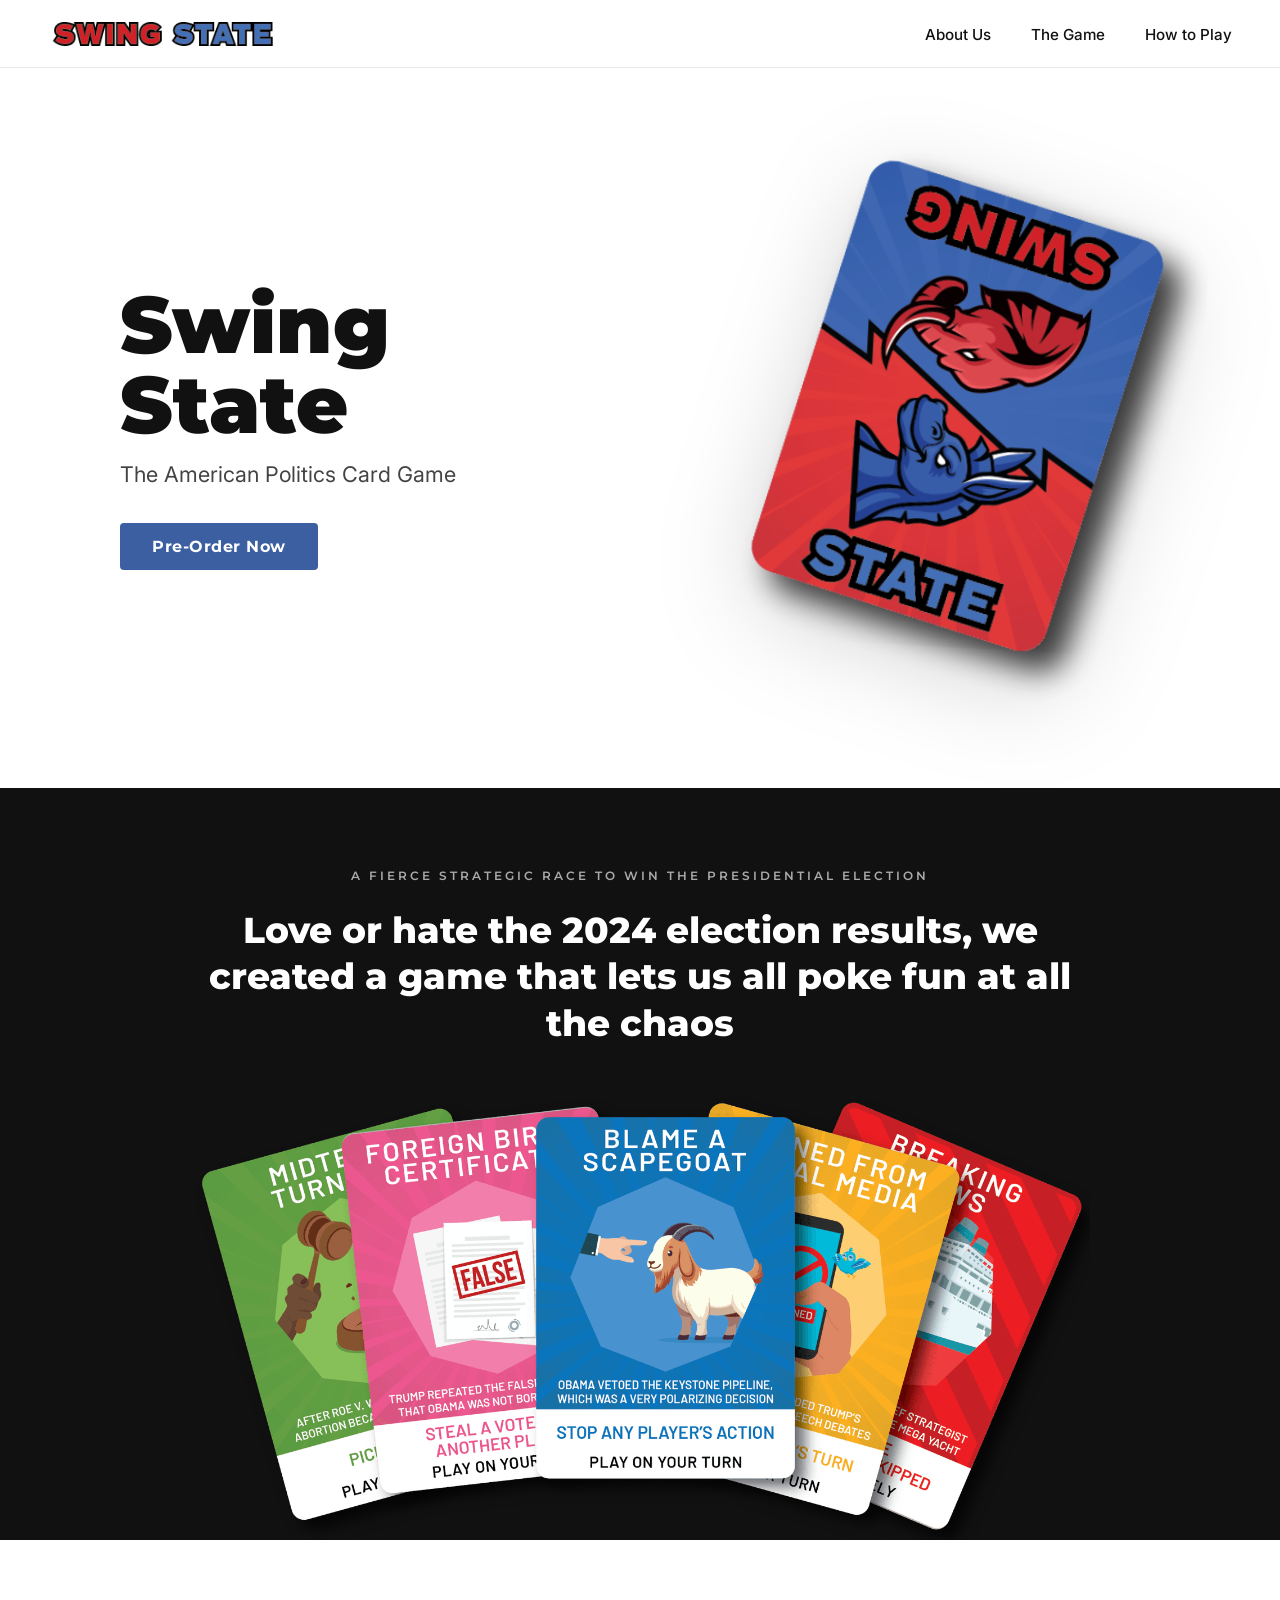
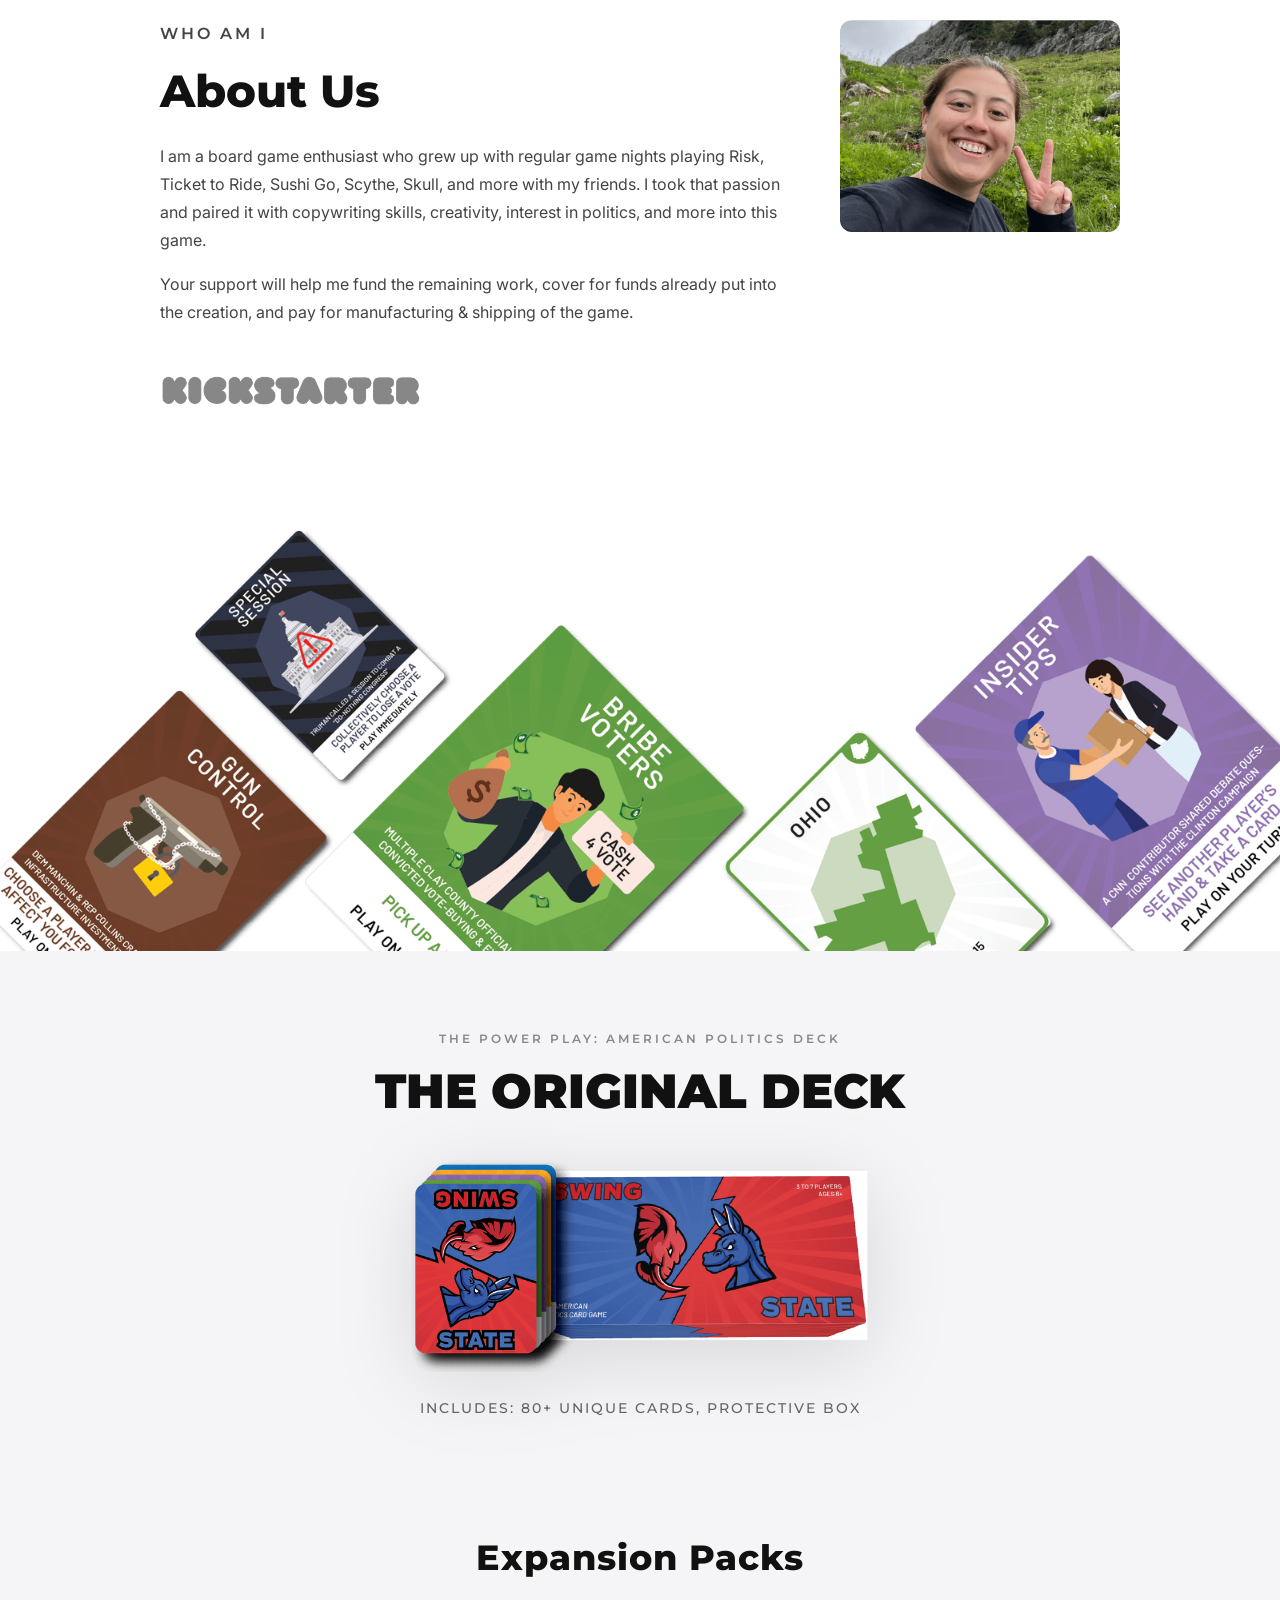
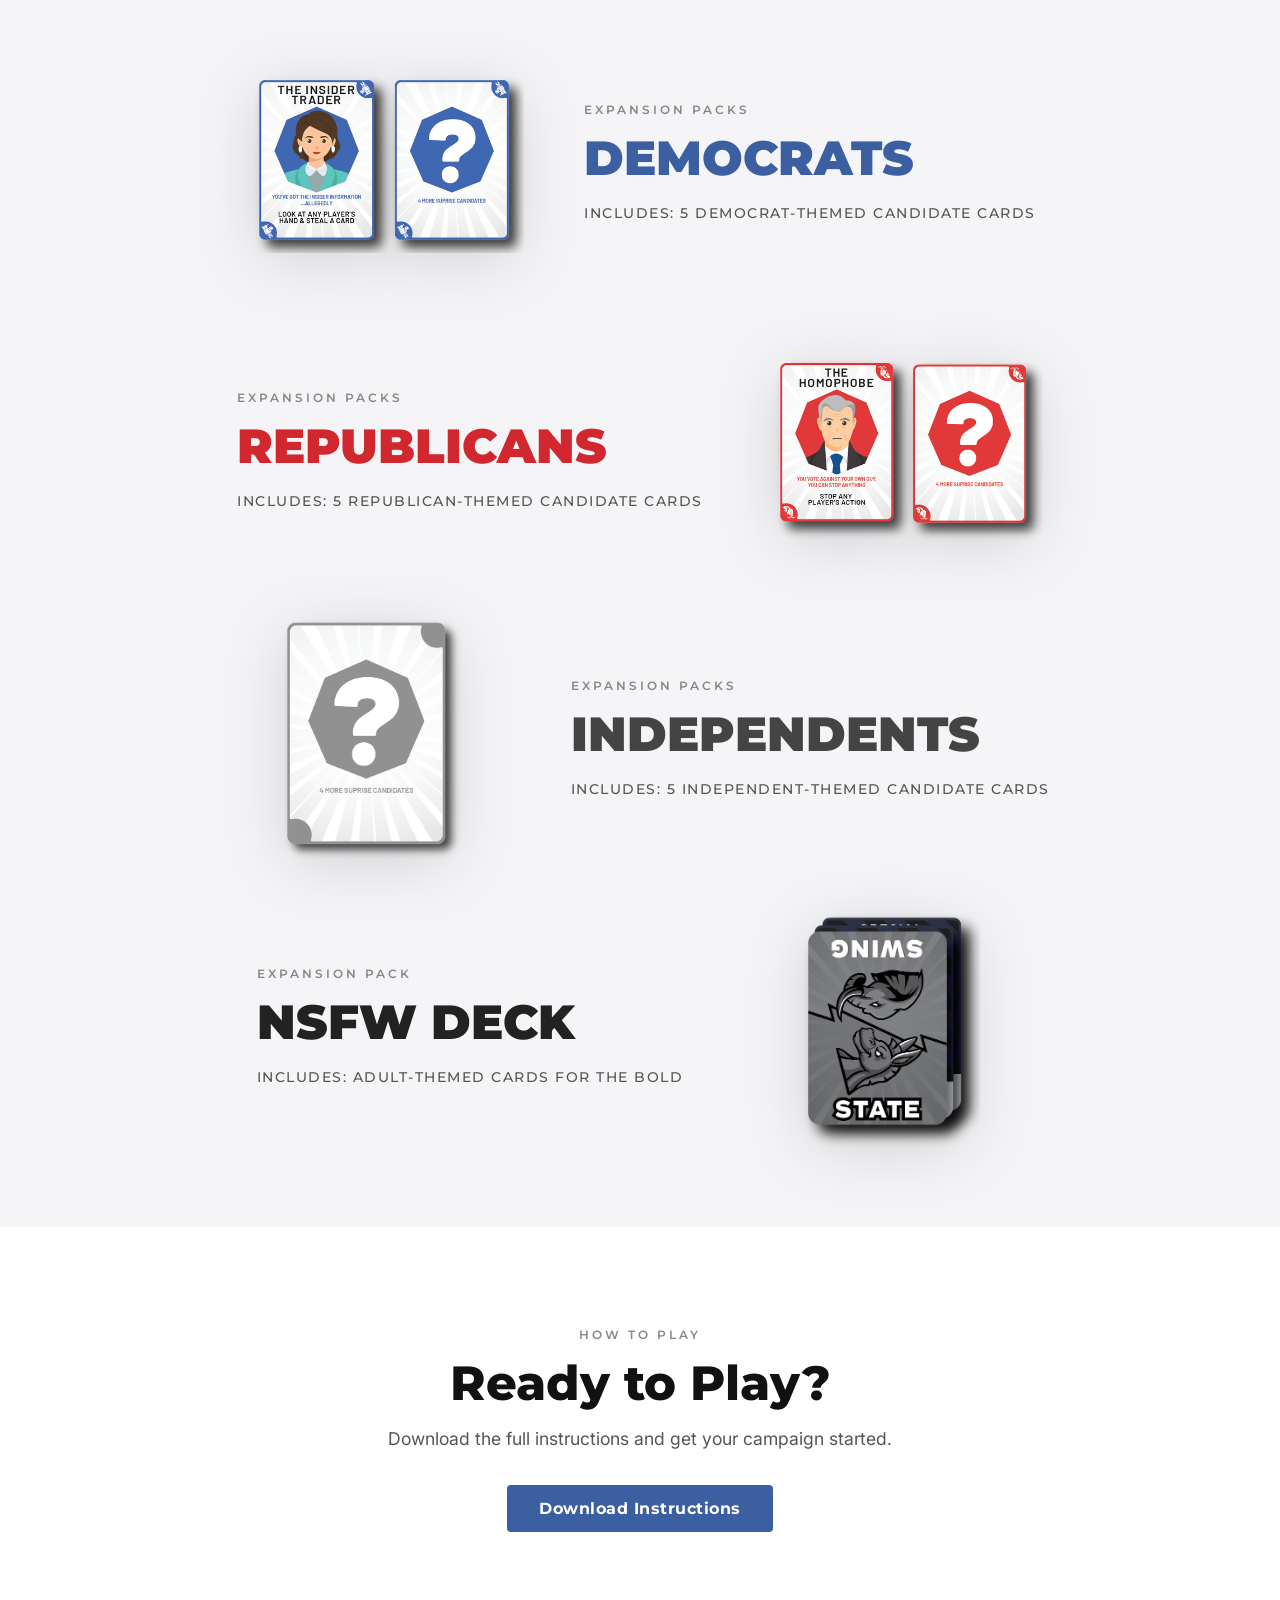
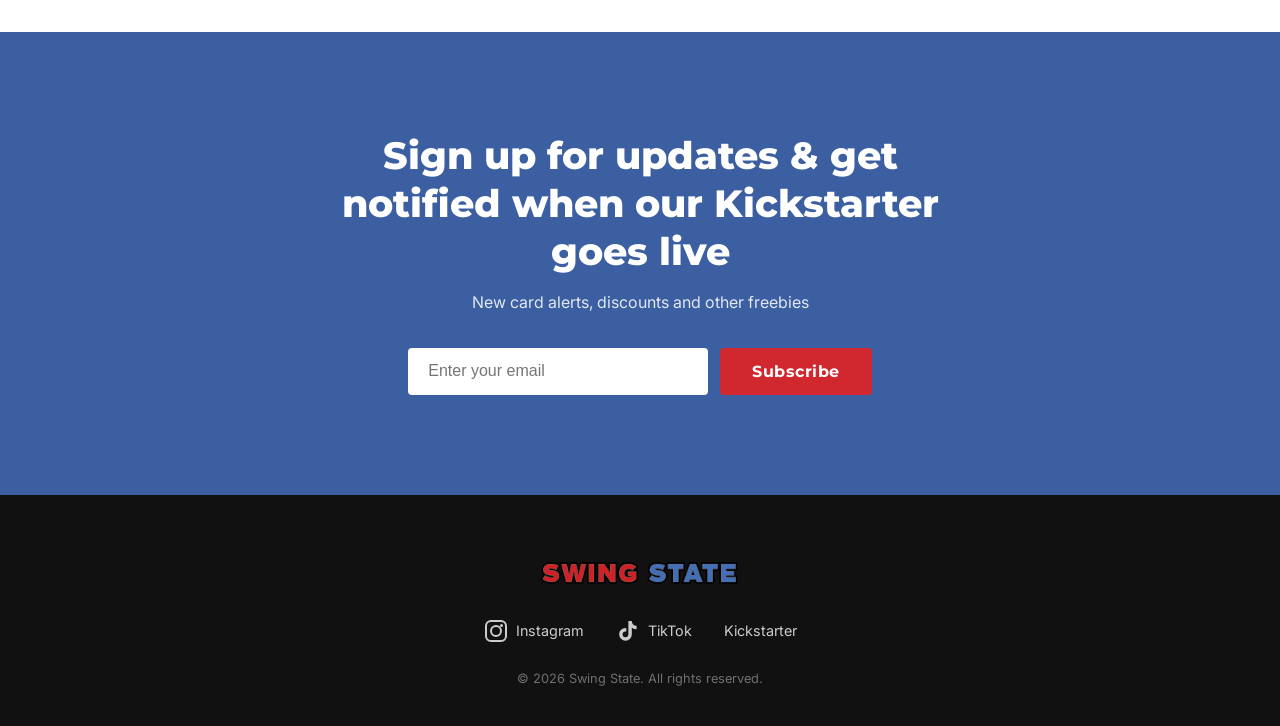
<file: index.html>
<!DOCTYPE html>
<html lang="en">
<head>
  <meta charset="UTF-8" />
  <meta name="viewport" content="width=device-width, initial-scale=1.0" />
  <title>Swing State – The American Politics Card Game</title>
  <link rel="icon" type="image/png" href="images/FavIcon.png" />
  <link rel="stylesheet" href="style.css" />
  <link rel="preconnect" href="https://fonts.googleapis.com" />
  <link rel="preconnect" href="https://fonts.gstatic.com" crossorigin />
  <link href="https://fonts.googleapis.com/css2?family=Montserrat:wght@400;500;600;700;800;900&family=Inter:wght@400;500;600;700&display=swap" rel="stylesheet" />
</head>
<body>

  <!-- NAV -->
  <nav class="nav">
    <a href="#" class="nav-logo">
      <img src="images/swing-state-logo.png" alt="Swing State" class="nav-logo-img" />
    </a>
    <ul class="nav-links">
      <li><a href="#about">About Us</a></li>
      <li><a href="#the-game">The Game</a></li>
      <li><a href="#how-to-play">How to Play</a></li>
    </ul>
    <button class="nav-hamburger" aria-label="Menu" onclick="toggleMenu()">&#9776;</button>
  </nav>
  <div class="nav-mobile" id="mobileMenu">
    <a href="#about" onclick="toggleMenu()">About Us</a>
    <a href="#the-game" onclick="toggleMenu()">The Game</a>
    <a href="#how-to-play" onclick="toggleMenu()">How to Play</a>
  </div>

  <!-- HERO -->
  <section class="hero">
    <div class="hero-text">
      <h1>Swing State</h1>
      <p class="hero-sub">The American Politics Card Game</p>
      <a href="https://www.kickstarter.com/projects/allyt/swing-state-the-american-politics-card-game" target="_blank" rel="noopener" class="btn btn-primary">Pre-Order Now</a>
    </div>
    <div class="hero-image">
      <img src="images/box-card.png" alt="Swing State card game box" />
    </div>
  </section>

  <!-- TAGLINE DARK -->
  <section class="tagline-dark">
    <p class="tagline-eyebrow">A FIERCE STRATEGIC RACE TO WIN THE PRESIDENTIAL ELECTION</p>
    <h2>Love or hate the 2024 election results, we created a game that lets us all poke fun at all the chaos</h2>
    <div class="card-fan">
      <img src="images/cards-fan.png" alt="Swing State cards fanned out" />
    </div>
  </section>

  <!-- ABOUT / KICKSTARTER -->
  <section class="about" id="about">
    <div class="about-inner">
      <div class="about-text">
        <p class="section-eyebrow">WHO AM I</p>
        <h2>About Us</h2>
        <p>I am a board game enthusiast who grew up with regular game nights playing Risk, Ticket to Ride, Sushi Go, Scythe, Skull, and more with my friends. I took that passion and paired it with copywriting skills, creativity, interest in politics, and more into this game.</p>
        <p>Your support will help me fund the remaining work, cover for funds already put into the creation, and pay for manufacturing &amp; shipping of the game.</p>
        <div class="kickstarter-logo">
          <a href="https://www.kickstarter.com/projects/allyt/swing-state-the-american-politics-card-game" target="_blank" rel="noopener">
            <img src="images/kickstarter.png" alt="Kickstarter" style="margin-top: 28px;" />
          </a>
        </div>
      </div>
      <div class="about-photo">
        <img src="images/about-photo.png" alt="About the creator" />
      </div>
    </div>
  </section>

  <!-- CARDS SCATTER -->
  <section class="cards-scatter">
    <img src="images/cards-scatter.png" alt="Scattered Swing State cards" />
  </section>

  <!-- BOX PRODUCT -->
  <section class="box-product" id="the-game">
    <p class="box-deck-eyebrow">THE POWER PLAY: AMERICAN POLITICS DECK</p>
    <h3 class="box-deck-title">THE ORIGINAL DECK</h3>
    <img src="images/product-box.png" alt="Swing State box and card deck" />
    <p class="box-includes">INCLUDES: 80+ UNIQUE CARDS, PROTECTIVE BOX</p>
  </section>

  <!-- PRODUCTS / EXPANSION PACKS -->
  <section class="products" id="products">
    <h2 class="section-title">Expansion Packs</h2>

    <div class="expansion-card expansion-dems">
      <div class="expansion-cards-img">
        <img src="images/expansion-dems.png" alt="Democrat expansion pack cards" />
      </div>
      <div class="expansion-info">
        <p class="expansion-eyebrow">EXPANSION PACKS</p>
        <h3>DEMOCRATS</h3>
        <p class="expansion-includes">INCLUDES: 5 DEMOCRAT-THEMED CANDIDATE CARDS</p>
      </div>
    </div>

    <div class="expansion-card expansion-reps">
      <div class="expansion-info">
        <p class="expansion-eyebrow">EXPANSION PACKS</p>
        <h3>REPUBLICANS</h3>
        <p class="expansion-includes">INCLUDES: 5 REPUBLICAN-THEMED CANDIDATE CARDS</p>
      </div>
      <div class="expansion-cards-img">
        <img src="images/expansion-reps.png" alt="Republican expansion pack cards" />
      </div>
    </div>

    <div class="expansion-card expansion-ind">
      <div class="expansion-cards-img">
        <img src="images/expansion-ind.png" alt="Independent expansion pack cards" />
      </div>
      <div class="expansion-info">
        <p class="expansion-eyebrow">EXPANSION PACKS</p>
        <h3>INDEPENDENTS</h3>
        <p class="expansion-includes">INCLUDES: 5 INDEPENDENT-THEMED CANDIDATE CARDS</p>
      </div>
    </div>

    <div class="expansion-card expansion-nsfw">
      <div class="expansion-info">
        <p class="expansion-eyebrow">EXPANSION PACK</p>
        <h3>NSFW DECK</h3>
        <p class="expansion-includes">INCLUDES: ADULT-THEMED CARDS FOR THE BOLD</p>
      </div>
      <div class="expansion-cards-img">
        <img src="images/expansion-nsfw.png" alt="NSFW expansion pack cards" />
      </div>
    </div>
  </section>

  <!-- HOW TO PLAY -->
  <section class="how-to-play" id="how-to-play">
    <p class="section-eyebrow">HOW TO PLAY</p>
    <h2>Ready to Play?</h2>
    <p class="how-sub">Download the full instructions and get your campaign started.</p>
    <a href="/instructions" class="btn btn-primary" target="_blank" rel="noopener">Download Instructions</a>
  </section>

  <!-- EMAIL SIGNUP -->
  <section class="signup">
    <h2>Sign up for updates &amp; get notified when our Kickstarter goes live</h2>
    <p>New card alerts, discounts and other freebies</p>
    <form class="signup-form" onsubmit="handleSignup(event)">
      <input type="email" placeholder="Enter your email" required aria-label="Email address" />
      <button type="submit" class="btn btn-primary">Subscribe</button>
    </form>
    <p class="signup-success" id="signupSuccess">Thanks! We'll keep you posted.</p>
  </section>

  <!-- FOOTER -->
  <footer class="footer">
    <a href="#" class="nav-logo footer-logo">
      <img src="images/swing-state-logo.png" alt="Swing State" class="footer-logo-img" />
    </a>
    <div class="footer-socials">
      <a href="https://www.instagram.com/swingstate_thegame" target="_blank" rel="noopener" aria-label="Instagram">
        <svg width="24" height="24" viewBox="0 0 24 24" fill="none" xmlns="http://www.w3.org/2000/svg"><rect x="2" y="2" width="20" height="20" rx="5" stroke="currentColor" stroke-width="2"/><circle cx="12" cy="12" r="5" stroke="currentColor" stroke-width="2"/><circle cx="17.5" cy="6.5" r="1.5" fill="currentColor"/></svg>
        Instagram
      </a>
      <a href="https://www.tiktok.com/@swingstate_thegame" target="_blank" rel="noopener" aria-label="TikTok">
        <svg width="24" height="24" viewBox="0 0 24 24" fill="currentColor" xmlns="http://www.w3.org/2000/svg"><path d="M19.59 6.69a4.83 4.83 0 01-3.77-4.25V2h-3.45v13.67a2.89 2.89 0 01-2.88 2.5 2.89 2.89 0 01-2.89-2.89 2.89 2.89 0 012.89-2.89c.28 0 .54.04.79.1V9.01a6.33 6.33 0 00-.79-.05 6.34 6.34 0 00-6.34 6.34 6.34 6.34 0 006.34 6.34 6.34 6.34 0 006.33-6.34V8.69a8.18 8.18 0 004.78 1.52V6.76a4.85 4.85 0 01-1.01-.07z"/></svg>
        TikTok
      </a>
      <a href="https://www.kickstarter.com/projects/allyt/swing-state-the-american-politics-card-game" target="_blank" rel="noopener" aria-label="Kickstarter">
        Kickstarter
      </a>
    </div>
    <p class="footer-copy">&copy; 2026 Swing State. All rights reserved.</p>
  </footer>

  <script src="script.js"></script>
</body>
</html>
</file>
<file: style.css>
*, *::before, *::after { box-sizing: border-box; margin: 0; padding: 0; }

:root {
  --red: #D0282E;
  --blue: #3B5FA0;
  --dark: #111;
  --light: #f5f5f7;
  --white: #fff;
  --font-display: 'Montserrat', sans-serif;
  --font-body: 'Inter', sans-serif;
}

html { scroll-behavior: smooth; }

body {
  font-family: var(--font-body);
  color: var(--dark);
  background: var(--white);
  overflow-x: hidden;
}

/* ── NAV ── */
.nav {
  position: sticky;
  top: 0;
  z-index: 100;
  display: flex;
  align-items: center;
  justify-content: space-between;
  padding: 0 48px;
  height: 68px;
  background: var(--white);
  border-bottom: 1px solid #e8e8e8;
}

.nav-logo {
  text-decoration: none;
  display: flex;
  align-items: center;
}
.nav-logo-img {
  height: 40px;
  width: auto;
  display: block;
}

.nav-links {
  display: flex;
  list-style: none;
  gap: 40px;
}
.nav-links a {
  text-decoration: none;
  color: var(--dark);
  font-weight: 500;
  font-size: 0.95rem;
  transition: color 0.2s;
}
.nav-links a:hover { color: var(--blue); }

.nav-hamburger {
  display: none;
  background: none;
  border: none;
  font-size: 1.5rem;
  cursor: pointer;
}

.nav-mobile {
  display: none;
  flex-direction: column;
  background: var(--white);
  border-bottom: 1px solid #e8e8e8;
  padding: 16px 24px;
  gap: 16px;
}
.nav-mobile.open { display: flex; }
.nav-mobile a {
  text-decoration: none;
  color: var(--dark);
  font-weight: 500;
  font-size: 1rem;
}

/* ── BUTTONS ── */
.btn {
  display: inline-block;
  padding: 14px 32px;
  border-radius: 4px;
  font-weight: 700;
  font-size: 1rem;
  text-decoration: none;
  border: none;
  cursor: pointer;
  font-family: var(--font-display);
  letter-spacing: 0.5px;
  transition: opacity 0.2s, transform 0.15s;
}
.btn:hover { opacity: 0.88; transform: translateY(-1px); }
.btn-primary { background: var(--blue); color: var(--white); }

/* ── HERO ── */
.hero {
  display: flex;
  align-items: center;
  justify-content: space-between;
  padding: 80px 80px 80px 120px;
  min-height: 540px;
  background: var(--white);
  gap: 40px;
}
.hero-text { max-width: 500px; }
.hero-text h1 {
  font-family: var(--font-display);
  font-size: 5rem;
  font-weight: 900;
  line-height: 1;
  margin-bottom: 16px;
  color: var(--dark);
}
.hero-sub {
  font-size: 1.35rem;
  color: #444;
  margin-bottom: 36px;
}
.hero-image { flex-shrink: 0; }
.hero-image img {
  width: 460px;
  max-width: 45vw;
  transform: rotate(3deg);
  filter: drop-shadow(0 24px 48px rgba(0,0,0,0.18));
  border-radius: 8px;
}

/* placeholder box for missing images */
.img-placeholder {
  background: #ddd;
  border-radius: 8px;
  display: flex;
  align-items: center;
  justify-content: center;
  color: #888;
  font-size: 0.85rem;
  text-align: center;
}

/* ── TAGLINE DARK ── */
.tagline-dark {
  background: #111;
  color: var(--white);
  text-align: center;
  padding: 80px 40px 0;
}
.tagline-eyebrow {
  font-size: 0.78rem;
  letter-spacing: 3px;
  text-transform: uppercase;
  color: #aaa;
  margin-bottom: 24px;
  font-family: var(--font-display);
  font-weight: 600;
}
.tagline-dark h2 {
  font-family: var(--font-display);
  font-weight: 800;
  font-size: clamp(1.6rem, 2.8vw, 2.4rem);
  line-height: 1.3;
  max-width: 900px;
  margin: 0 auto 48px;
}
.card-fan {
  margin-top: 40px;
  overflow: hidden;
}
.card-fan img {
  width: 100%;
  max-width: 900px;
  display: block;
  margin: 0 auto;
}

/* ── ABOUT ── */
.about {
  background: var(--white);
  padding: 80px 60px 80px;
}
.about-inner {
  display: flex;
  gap: 60px;
  align-items: flex-start;
  max-width: 960px;
  margin: 0 auto;
}
.section-eyebrow {
  font-size: 0.75rem;
  letter-spacing: 3px;
  text-transform: uppercase;
  color: #888;
  margin-bottom: 12px;
  font-family: var(--font-display);
  font-weight: 600;
}
.about-text h2 {
  font-family: var(--font-display);
  font-weight: 800;
  font-size: 2.8rem;
  margin-bottom: 24px;
}
.about-text p {
  font-size: 1rem;
  line-height: 1.75;
  color: #444;
  margin-bottom: 16px;
}
.kickstarter-logo {
  margin-top: 20px;
  display: flex;
}
.kickstarter-logo img {
  height: 32px;
  width: auto;
}
.about-photo img {
  width: 280px;
  max-width: 40vw;
  border-radius: 12px;
  object-fit: cover;
  flex-shrink: 0;
}

/* ── CARDS SCATTER ── */
.cards-scatter {
  background: var(--white);
  overflow: hidden;
  padding: 0;
}
.cards-scatter img {
  width: 100%;
  display: block;
}

/* ── BOX PRODUCT ── */
.box-product {
  background: var(--light);
  display: flex;
  flex-direction: column;
  align-items: center;
  padding: 80px 40px 40px;
  gap: 16px;
}
.box-deck-eyebrow {
  font-family: var(--font-display);
  font-weight: 600;
  font-size: 0.75rem;
  letter-spacing: 3px;
  text-transform: uppercase;
  color: #888;
}
.box-deck-title {
  font-family: var(--font-display);
  font-weight: 900;
  font-size: 3rem;
  color: var(--dark);
  text-align: center;
  margin-bottom: 8px;
}
.box-product img {
  width: 480px;
  max-width: 80vw;
  height: 240px;
  object-fit: contain;
  filter: drop-shadow(0 16px 40px rgba(0,0,0,0.12));
}
.box-includes {
  font-size: 0.85rem;
  letter-spacing: 2px;
  text-transform: uppercase;
  color: #666;
  font-family: var(--font-display);
  font-weight: 500;
}

/* ── PRODUCTS ── */
.products {
  background: var(--light);
  padding: 80px 60px;
}
.section-title {
  font-family: var(--font-display);
  font-weight: 800;
  font-size: 2.2rem;
  text-align: center;
  margin-bottom: 64px;
  letter-spacing: 1px;
}

.expansion-card {
  display: flex;
  align-items: center;
  justify-content: center;
  gap: 60px;
  max-width: 900px;
  margin: 0 auto 48px;
}
.expansion-card:last-child { margin-bottom: 0; }

.expansion-cards-img {
  flex-shrink: 0;
  width: 280px;
  max-width: 40vw;
  display: flex;
  align-items: center;
  justify-content: center;
}
.expansion-cards-img img {
  width: 100%;
  height: 240px;
  object-fit: contain;
  filter: drop-shadow(0 12px 32px rgba(0,0,0,0.15));
}

.expansion-eyebrow {
  font-family: var(--font-display);
  font-weight: 600;
  font-size: 0.75rem;
  letter-spacing: 3px;
  text-transform: uppercase;
  color: #888;
  margin-bottom: 12px;
}
.expansion-info h3 {
  font-family: var(--font-display);
  font-weight: 900;
  font-size: 3rem;
  margin-bottom: 16px;
}
.expansion-dems h3  { color: var(--blue); }
.expansion-reps h3  { color: var(--red); }
.expansion-ind h3   { color: #444; }
.expansion-nsfw h3  { color: #222; }

.expansion-includes {
  font-size: 0.9rem;
  letter-spacing: 1.5px;
  text-transform: uppercase;
  color: #555;
  line-height: 1.5;
  font-family: var(--font-display);
  font-weight: 500;
}

/* ── HOW TO PLAY ── */
.how-to-play {
  background: var(--white);
  text-align: center;
  padding: 100px 40px;
}
.how-to-play h2 {
  font-family: var(--font-display);
  font-weight: 800;
  font-size: 3rem;
  margin-bottom: 16px;
}
.how-sub {
  color: #555;
  font-size: 1.1rem;
  margin-bottom: 36px;
}

/* ── EMAIL SIGNUP ── */
.signup {
  background: var(--blue);
  color: var(--white);
  text-align: center;
  padding: 100px 40px;
}
.signup h2 {
  font-family: var(--font-display);
  font-weight: 800;
  font-size: clamp(1.6rem, 3vw, 2.4rem);
  max-width: 640px;
  margin: 0 auto 16px;
  line-height: 1.25;
}
.signup p {
  font-size: 1rem;
  opacity: 0.85;
  margin-bottom: 36px;
}
.signup-form {
  display: flex;
  justify-content: center;
  gap: 12px;
  flex-wrap: wrap;
}
.signup-form input {
  padding: 14px 20px;
  border-radius: 4px;
  border: none;
  font-size: 1rem;
  width: 300px;
  max-width: 90vw;
  outline: none;
}
.signup-form input:focus { box-shadow: 0 0 0 3px rgba(255,255,255,0.4); }
.signup .btn-primary { background: var(--red); }
.signup-success {
  display: none;
  margin-top: 20px;
  font-size: 1rem;
  opacity: 0.9;
}

/* ── FOOTER ── */
.footer {
  background: var(--dark);
  color: #ccc;
  text-align: center;
  padding: 60px 40px 40px;
  display: flex;
  flex-direction: column;
  align-items: center;
  gap: 28px;
}
.footer-logo-img {
  height: 36px;
  width: auto;
}
.footer-socials {
  display: flex;
  gap: 32px;
}
.footer-socials a {
  color: #ccc;
  text-decoration: none;
  display: flex;
  align-items: center;
  gap: 8px;
  font-size: 0.9rem;
  transition: color 0.2s;
}
.footer-socials a:hover { color: var(--white); }
.footer-copy { font-size: 0.8rem; opacity: 0.5; }

/* ── RESPONSIVE ── */
@media (max-width: 768px) {
  .nav { padding: 0 20px; }
  .nav-links { display: none; }
  .nav-hamburger { display: block; }

  .hero {
    flex-direction: column;
    padding: 60px 24px;
    text-align: center;
    min-height: auto;
  }
  .hero-text h1 { font-size: 3.5rem; }
  .hero-image img { width: 240px; max-width: 70vw; }

  .tagline-dark { padding: 60px 24px 0; }

  .about { padding: 60px 24px 60px; }
  .about-inner {
    flex-direction: column;
    gap: 32px;
  }
  .about-photo img { width: 100%; max-width: 320px; margin: 0 auto; display: block; }

  .products { padding: 60px 24px; }

  .expansion-card {
    flex-direction: column !important;
    gap: 32px;
    text-align: center;
  }
  .expansion-cards-img { width: 220px; max-width: 60vw; }

  .how-to-play { padding: 70px 24px; }
  .signup { padding: 70px 24px; }
  .footer { padding: 48px 24px 32px; }
  .footer-socials { flex-direction: column; gap: 16px; align-items: center; }
}
</file>
